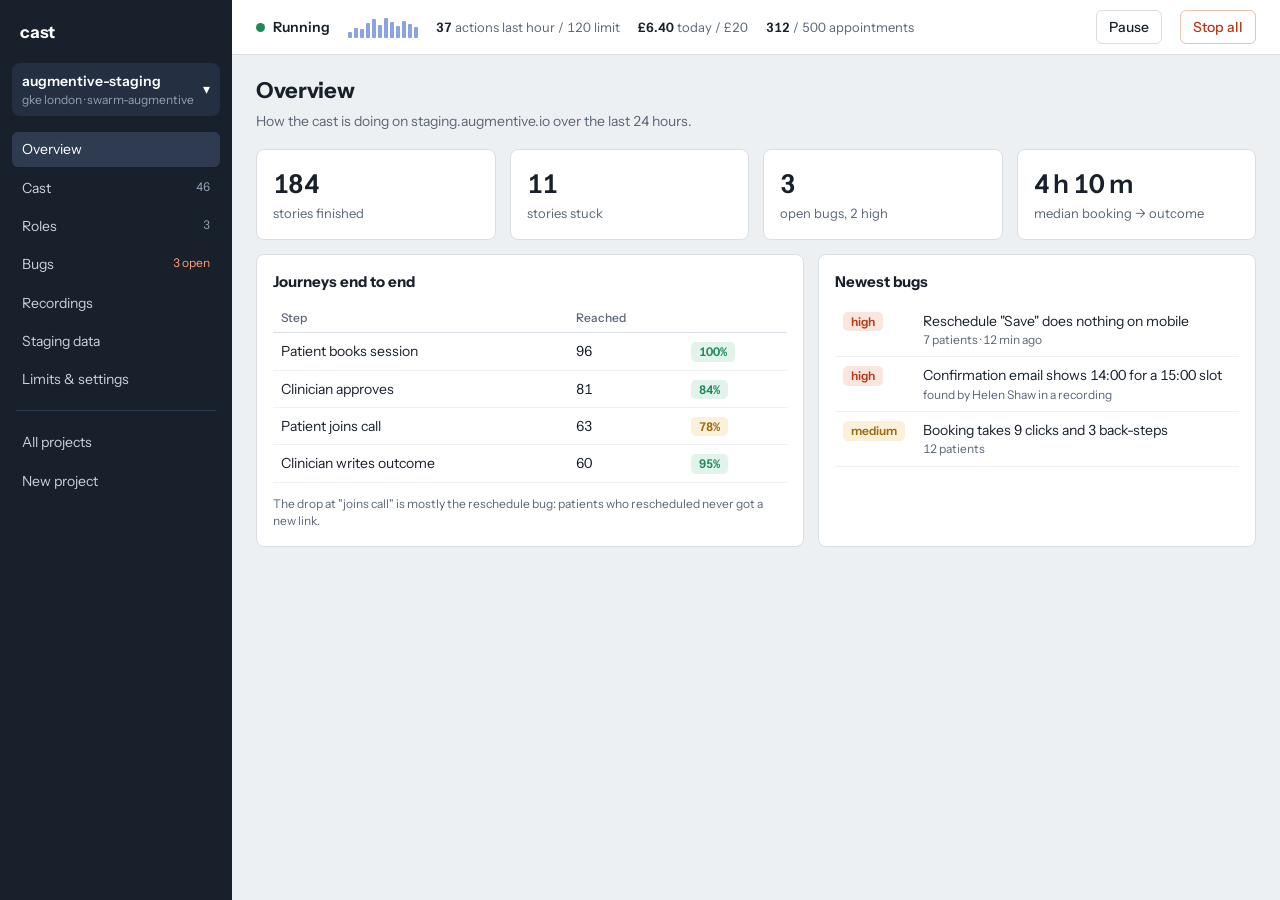
<file: docs/superpowers/specs/2026-10-29-boardingparty-prototype.html>
<!DOCTYPE html>
<html lang="en">
<head>
<meta charset="utf-8">
<meta name="viewport" content="width=device-width, initial-scale=1">
<title>Cast prototype</title>
<link rel="preconnect" href="https://fonts.googleapis.com">
<link href="https://fonts.googleapis.com/css2?family=Instrument+Sans:wght@400;500;600;700&display=swap" rel="stylesheet">
<style>
:root{
  --canvas:#EDF0F3; --surface:#FFFFFF; --ink:#18202B; --muted:#5B6676; --line:#D9DEE5;
  --accent:#2B59C3; --accent-soft:#E4EBFA;
  --ok:#1E8A5A; --ok-soft:#E1F3EA; --wait:#9A6A12; --wait-soft:#FBF0D9;
  --bad:#B93815; --bad-soft:#FBE6DF; --sup:#6D4AD1; --sup-soft:#ECE6FB; --idle-soft:#EEF0F3;
}
*{box-sizing:border-box}
body{margin:0;background:var(--canvas);color:var(--ink);font:14px/1.45 "Instrument Sans",system-ui,sans-serif;font-variant-numeric:tabular-nums}
a{color:var(--accent);text-decoration:none}
a:hover{text-decoration:underline}
button{font:inherit;cursor:pointer}
:focus-visible{outline:2px solid var(--accent);outline-offset:2px}
.app{display:grid;grid-template-columns:232px 1fr;min-height:100vh}
aside{background:var(--ink);color:#C9D1DC;padding:16px 12px;display:flex;flex-direction:column;gap:4px;position:sticky;top:0;height:100vh}
.brand{color:#fff;font-weight:700;font-size:17px;padding:4px 8px 14px;letter-spacing:-.01em}
.proj{background:#243042;border-radius:8px;padding:8px 10px;margin-bottom:12px;color:#fff;font-weight:600;display:flex;justify-content:space-between;align-items:center}
.proj small{display:block;font-weight:400;color:#93A0B2;font-size:12px}
aside a{color:#C9D1DC;padding:7px 10px;border-radius:6px;display:flex;justify-content:space-between}
aside a:hover{background:#243042;text-decoration:none}
aside a.on{background:#2E3B50;color:#fff}
aside .count{font-size:12px;color:#93A0B2}
aside .count.hot{color:#FF9A7A}
aside .sep{height:1px;background:#2E3B50;margin:10px 4px}
main{min-width:0}
.runbar{background:var(--surface);border-bottom:1px solid var(--line);padding:10px 24px;display:flex;align-items:center;gap:18px;position:sticky;top:0;z-index:2}
.runstate{display:flex;align-items:center;gap:8px;font-weight:600}
.dot{width:9px;height:9px;border-radius:50%;background:var(--ok);box-shadow:0 0 0 0 rgba(30,138,90,.5);animation:pulse 2s infinite}
@keyframes pulse{70%{box-shadow:0 0 0 7px rgba(30,138,90,0)}100%{box-shadow:0 0 0 0 rgba(30,138,90,0)}}
@media (prefers-reduced-motion:reduce){.dot{animation:none}}
.runbar .stat{color:var(--muted);font-size:13px}
.runbar .stat b{color:var(--ink);font-weight:600}
.spark{display:flex;align-items:flex-end;gap:2px;height:22px}
.spark i{width:4px;background:var(--accent);opacity:.55;border-radius:1px}
.runbar .grow{flex:1}
.btn{border:1px solid var(--line);background:var(--surface);color:var(--ink);border-radius:6px;padding:6px 12px;font-weight:500}
.btn:hover{border-color:#B7C0CC}
.btn.primary{background:var(--accent);border-color:var(--accent);color:#fff}
.btn.danger{color:var(--bad);border-color:#EBC2B4}
.page{padding:20px 24px 48px;max-width:1180px;display:none}
.page.on{display:block}
h1{font-size:22px;margin:0 0 4px;letter-spacing:-.015em}
.lede{color:var(--muted);margin:0 0 18px}
h2{font-size:15px;margin:0 0 10px}
.card{background:var(--surface);border:1px solid var(--line);border-radius:8px;padding:16px}
.grid{display:grid;gap:14px}
.g2{grid-template-columns:1fr 1fr}.g3{grid-template-columns:repeat(3,1fr)}.g4{grid-template-columns:repeat(4,1fr)}
.g-side{grid-template-columns:1.25fr 1fr}
table{width:100%;border-collapse:collapse}
th{text-align:left;font-size:12px;color:var(--muted);font-weight:500;padding:6px 8px;border-bottom:1px solid var(--line)}
td{padding:8px;border-bottom:1px solid #EEF1F4;vertical-align:top}
tr.click{cursor:pointer}tr.click:hover td{background:#F7F9FB}
.tag{display:inline-block;padding:1px 8px;border-radius:5px;font-size:12px;font-weight:600;white-space:nowrap}
.ok{background:var(--ok-soft);color:var(--ok)}.wait{background:var(--wait-soft);color:var(--wait)}
.bad{background:var(--bad-soft);color:var(--bad)}.sup{background:var(--sup-soft);color:var(--sup)}.idle{background:var(--idle-soft);color:var(--muted)}
.kpi{font-size:26px;font-weight:600;letter-spacing:-.02em}
.kpi-l{color:var(--muted);font-size:13px}
.field{display:flex;flex-direction:column;gap:5px;margin-bottom:12px}
.field label{font-size:13px;font-weight:500}
.field .hint{font-size:12px;color:var(--muted)}
input,select,textarea{font:inherit;border:1px solid var(--line);border-radius:6px;padding:7px 10px;background:#fff;color:var(--ink);width:100%}
textarea{resize:vertical}
.row{display:flex;gap:10px;align-items:center;flex-wrap:wrap}
.muted{color:var(--muted)}
.small{font-size:12px}
.steps{display:flex;gap:6px;margin-bottom:16px}
.steps div{flex:1;padding:8px 10px;border-radius:6px;background:var(--surface);border:1px solid var(--line);font-size:13px;color:var(--muted)}
.steps div.done{color:var(--ok)}.steps div.cur{border-color:var(--accent);color:var(--ink);font-weight:600}
.check li{margin:4px 0}
.tabs{display:flex;gap:2px;border-bottom:1px solid var(--line);margin-bottom:14px}
.tabs button{border:0;background:none;padding:8px 12px;color:var(--muted);border-bottom:2px solid transparent;margin-bottom:-1px}
.tabs button.on{color:var(--ink);border-bottom-color:var(--accent);font-weight:600}
/* swimlanes: the one memorable piece */
.lanes{position:relative;background:var(--surface);border:1px solid var(--line);border-radius:8px;padding:14px 16px 10px;overflow-x:auto}
.lane{display:grid;grid-template-columns:120px 1fr;align-items:center;min-height:46px;border-bottom:1px dashed #E3E7EC}
.lane:last-of-type{border-bottom:0}
.lane .who{font-weight:600;font-size:13px}
.lane .who small{display:block;font-weight:400;color:var(--muted)}
.track{position:relative;height:30px;min-width:720px}
.ev{position:absolute;top:4px;height:22px;border-radius:5px;font-size:11.5px;font-weight:600;padding:3px 7px;white-space:nowrap;overflow:hidden}
.axis{display:grid;grid-template-columns:120px 1fr;font-size:11px;color:var(--muted);margin-top:4px}
.axis div:last-child{display:flex;justify-content:space-between;min-width:720px}
svg.hand{position:absolute;inset:0;pointer-events:none;overflow:visible}
.video{background:#151B24;border-radius:8px;aspect-ratio:16/10;display:flex;align-items:center;justify-content:center;color:#8C97A8;position:relative}
.video .frame{width:42%;height:82%;background:#fff;border-radius:10px;opacity:.92;display:flex;flex-direction:column;padding:10px;gap:6px}
.video .frame i{display:block;height:10px;background:#E2E6EC;border-radius:3px}
.video .frame b{display:block;height:26px;background:var(--accent);border-radius:5px;margin-top:auto;outline:3px solid #FF5A3C;outline-offset:2px}
.scrub{height:6px;background:#D9DEE5;border-radius:3px;margin:10px 0 4px;position:relative}
.scrub span{position:absolute;left:0;top:0;bottom:0;width:62%;background:var(--accent);border-radius:3px}
.scrub em{position:absolute;top:-5px;width:3px;height:16px;background:var(--bad);border-radius:2px}
ol.stepsl{margin:0;padding-left:20px}ol.stepsl li{margin:3px 0}
.mail{border:1px solid var(--line);border-radius:6px;padding:10px;margin-bottom:8px}
.log{font-size:13px}
.log div{display:grid;grid-template-columns:64px 1fr;gap:8px;padding:5px 0;border-bottom:1px solid #EEF1F4}
.thumbs{display:grid;grid-template-columns:repeat(4,1fr);gap:12px}
.thumb{background:var(--surface);border:1px solid var(--line);border-radius:8px;overflow:hidden;cursor:pointer}
.thumb .v{background:#151B24;aspect-ratio:16/10}
.thumb .m{padding:8px 10px;font-size:12.5px}
.empty{border:1px dashed #C4CCD6;border-radius:8px;padding:28px;text-align:center;color:var(--muted)}
@media (max-width:860px){.app{grid-template-columns:1fr}aside{position:static;height:auto}.g2,.g3,.g4,.g-side,.thumbs{grid-template-columns:1fr}.runbar{flex-wrap:wrap}}
</style>
</head>
<body>
<div class="app">
<aside>
  <div class="brand">cast</div>
  <div class="proj"><div>augmentive-staging<small>gke london · swarm-augmentive</small></div><span>▾</span></div>
  <a href="#overview" data-p="overview">Overview</a>
  <a href="#cast" data-p="cast">Cast <span class="count">46</span></a>
  <a href="#roles" data-p="roles">Roles <span class="count">3</span></a>
  <a href="#bugs" data-p="bugs">Bugs <span class="count hot">3 open</span></a>
  <a href="#recordings" data-p="recordings">Recordings</a>
  <a href="#data" data-p="data">Staging data</a>
  <a href="#settings" data-p="settings">Limits &amp; settings</a>
  <div class="sep"></div>
  <a href="#projects" data-p="projects">All projects</a>
  <a href="#new" data-p="new">New project</a>
</aside>

<main>
<div class="runbar">
  <div class="runstate"><span class="dot"></span>Running</div>
  <div class="spark" aria-label="actions per hour, last 12 hours">
    <i style="height:30%"></i><i style="height:45%"></i><i style="height:40%"></i><i style="height:70%"></i><i style="height:85%"></i><i style="height:60%"></i><i style="height:90%"></i><i style="height:75%"></i><i style="height:55%"></i><i style="height:80%"></i><i style="height:65%"></i><i style="height:50%"></i>
  </div>
  <div class="stat"><b>37</b> actions last hour <span class="muted">/ 120 limit</span></div>
  <div class="stat"><b>£6.40</b> today <span class="muted">/ £20</span></div>
  <div class="stat"><b>312</b> / 500 appointments</div>
  <div class="grow"></div>
  <button class="btn">Pause</button>
  <button class="btn danger">Stop all</button>
</div>

<!-- OVERVIEW -->
<section class="page" id="p-overview">
  <h1>Overview</h1>
  <p class="lede">How the cast is doing on staging.augmentive.io over the last 24 hours.</p>
  <div class="grid g4" style="margin-bottom:14px">
    <div class="card"><div class="kpi">184</div><div class="kpi-l">stories finished</div></div>
    <div class="card"><div class="kpi">11</div><div class="kpi-l">stories stuck</div></div>
    <div class="card"><div class="kpi">3</div><div class="kpi-l">open bugs, 2 high</div></div>
    <div class="card"><div class="kpi">4 h 10 m</div><div class="kpi-l">median booking → outcome</div></div>
  </div>
  <div class="grid g-side">
    <div class="card">
      <h2>Journeys end to end</h2>
      <table>
        <tr><th>Step</th><th>Reached</th><th></th></tr>
        <tr><td>Patient books session</td><td>96</td><td><span class="tag ok">100%</span></td></tr>
        <tr><td>Clinician approves</td><td>81</td><td><span class="tag ok">84%</span></td></tr>
        <tr><td>Patient joins call</td><td>63</td><td><span class="tag wait">78%</span></td></tr>
        <tr><td>Clinician writes outcome</td><td>60</td><td><span class="tag ok">95%</span></td></tr>
      </table>
      <p class="small muted" style="margin-bottom:0">The drop at "joins call" is mostly the reschedule bug: patients who rescheduled never got a new link.</p>
    </div>
    <div class="card">
      <h2>Newest bugs</h2>
      <table>
        <tr class="click" onclick="go('bug')"><td><span class="tag bad">high</span></td><td>Reschedule "Save" does nothing on mobile<div class="small muted">7 patients · 12 min ago</div></td></tr>
        <tr class="click" onclick="go('bug')"><td><span class="tag bad">high</span></td><td>Confirmation email shows 14:00 for a 15:00 slot<div class="small muted">found by Helen Shaw in a recording</div></td></tr>
        <tr class="click" onclick="go('bug')"><td><span class="tag wait">medium</span></td><td>Booking takes 9 clicks and 3 back-steps<div class="small muted">12 patients</div></td></tr>
      </table>
    </div>
  </div>
</section>

<!-- CAST -->
<section class="page" id="p-cast">
  <div class="row" style="justify-content:space-between"><div><h1>Cast</h1><p class="lede">46 virtual users. Each one has its own login, inbox and history.</p></div>
  <div class="row"><button class="btn">Add personas</button></div></div>
  <div class="tabs"><button class="on" onclick="tab(this,'lanes')">Who's waiting on whom</button><button onclick="tab(this,'list')">List</button></div>

  <div data-tab="lanes">
    <div class="lanes" id="lanes">
      <svg class="hand" id="hand"></svg>
      <div class="lane"><div class="who">Aisha Khan<small>Patient</small></div><div class="track">
        <div class="ev ok" style="left:2%;width:15%" id="e1">Booked Tue 15:00</div>
        <div class="ev ok" style="left:52%;width:14%" id="e4">Joined call</div>
      </div></div>
      <div class="lane"><div class="who">Dr Ravi Patel<small>Clinician</small></div><div class="track">
        <div class="ev ok" style="left:24%;width:14%" id="e2">Approved</div>
        <div class="ev ok" style="left:68%;width:16%" id="e5">Outcome note</div>
      </div></div>
      <div class="lane"><div class="who">Gareth O'Brien<small>Patient</small></div><div class="track">
        <div class="ev ok" style="left:6%;width:13%">Booked Wed 10:00</div>
        <div class="ev wait" style="left:22%;width:62%">Waiting on Dr Patel to approve · 3 h</div>
      </div></div>
      <div class="lane"><div class="who">Megan Lloyd-Evans<small>Patient</small></div><div class="track">
        <div class="ev ok" style="left:10%;width:12%">Booked</div>
        <div class="ev bad" style="left:40%;width:22%;cursor:pointer" onclick="go('bug')">Stuck: reschedule Save</div>
      </div></div>
      <div class="lane"><div class="who">Helen Shaw<small>Clinical lead</small></div><div class="track">
        <div class="ev sup" style="left:74%;width:24%">Reviewing 14 recordings</div>
      </div></div>
      <div class="axis"><div></div><div><span>06:00</span><span>08:00</span><span>10:00</span><span>12:00</span><span>14:00</span><span>now</span></div></div>
    </div>
    <p class="small muted">Arrows show handoffs: one persona's action unblocking another's. Red blocks open the bug.</p>
  </div>

  <div data-tab="list" style="display:none">
    <div class="card" style="padding:6px 8px">
      <table>
        <tr><th>Persona</th><th>Role</th><th>Doing now</th><th>State</th><th>Last action</th></tr>
        <tr class="click" onclick="go('persona')"><td>Aisha Khan</td><td>Patient</td><td>join call</td><td><span class="tag ok">working</span></td><td>1 min ago</td></tr>
        <tr class="click" onclick="go('persona')"><td>Gareth O'Brien</td><td>Patient</td><td>wait for approval</td><td><span class="tag wait">waiting on Dr Patel</span></td><td>3 h ago</td></tr>
        <tr class="click" onclick="go('persona')"><td>Dr Ravi Patel</td><td>Clinician</td><td>approve bookings</td><td><span class="tag idle">off shift until 09:00</span></td><td>yesterday 17:40</td></tr>
        <tr class="click" onclick="go('persona')"><td>Megan Lloyd-Evans</td><td>Patient</td><td>reschedule</td><td><span class="tag bad">stuck</span></td><td>12 min ago</td></tr>
        <tr class="click" onclick="go('persona')"><td>Helen Shaw</td><td>Clinical lead</td><td>daily review</td><td><span class="tag sup">reviewing recordings</span></td><td>now</td></tr>
        <tr><td colspan="5" class="muted small">+ 41 more</td></tr>
      </table>
    </div>
  </div>
</section>

<!-- PERSONA -->
<section class="page" id="p-persona">
  <p class="small"><a href="#cast">Cast</a> / Megan Lloyd-Evans</p>
  <div class="row" style="justify-content:space-between">
    <div><h1>Megan Lloyd-Evans <span class="tag bad" style="vertical-align:middle">stuck</span></h1>
    <p class="lede">Patient. Uses a phone (390px). Impatient, taps fast. Joined 9 days ago, 6 sessions booked, 2 cancelled.</p></div>
    <div class="row"><button class="btn">Nudge to retry</button><button class="btn">Pause persona</button></div>
  </div>
  <div class="tabs"><button class="on" onclick="tab(this,'tl')">Timeline</button><button onclick="tab(this,'inbox')">Inbox <span class="muted">(14)</span></button><button onclick="tab(this,'pdata')">Data they created</button><button onclick="tab(this,'prec')">Recordings</button></div>
  <div data-tab="tl" class="card log">
    <div><span class="muted">14:02</span><span><span class="tag bad">stuck</span> Tapped Save on reschedule. Nothing changed after 30 s, 3 errors in the console. <a href="#bug">Bug filed</a></span></div>
    <div><span class="muted">14:01</span><span>Picked Thu 10:00 in the reschedule picker</span></div>
    <div><span class="muted">13:58</span><span>Opened "My sessions", chose Wed 16:00 session</span></div>
    <div><span class="muted">13:57</span><span>Logged in with emailed magic link</span></div>
    <div><span class="muted">Mon</span><span><span class="tag ok">done</span> Mood check-in submitted (score 4/10, short note)</span></div>
    <div><span class="muted">Sun</span><span><span class="tag ok">done</span> Booked Wed 16:00 with Dr Patel · approved 2 h later</span></div>
  </div>
  <div data-tab="inbox" style="display:none">
    <div class="mail"><b>Your session has been approved</b><div class="small muted">megan.lloyd-evans@inbox.swarm · Sun 18:12</div><div class="small">Dr Patel has confirmed your session on Wednesday at 16:00…</div></div>
    <div class="mail"><b>Sign in to Augmentive</b><div class="small muted">Today 13:57 · link clicked</div></div>
  </div>
  <div data-tab="pdata" style="display:none" class="card">
    <table><tr><th>Record</th><th>Created</th><th>Value</th></tr>
    <tr><td>Profile</td><td>9 days ago</td><td>Megan Lloyd-Evans, 1987, Cardiff CF10, NHS 943 476 5919 (test range)</td></tr>
    <tr><td>Mood check-in</td><td>Mon</td><td>4/10 · "Slept badly, work stress again"</td></tr>
    <tr><td>Appointment</td><td>Sun</td><td>Wed 16:00 · Dr Patel · approved</td></tr></table>
  </div>
  <div data-tab="prec" style="display:none" class="thumbs">
    <div class="thumb" onclick="go('bug')"><div class="v"></div><div class="m"><span class="tag bad">stuck</span> reschedule · today</div></div>
    <div class="thumb"><div class="v"></div><div class="m"><span class="tag ok">done</span> mood check-in · Mon</div></div>
  </div>
</section>

<!-- ROLES -->
<section class="page" id="p-roles">
  <div class="row" style="justify-content:space-between"><div><h1>Roles</h1><p class="lede">Who's in the cast and what they're trying to get done.</p></div><button class="btn primary" onclick="go('role')">Add role</button></div>
  <div class="card" style="padding:6px 8px">
    <table>
      <tr><th>Role</th><th>People</th><th>How active</th><th>Stories</th><th>Watches recordings</th></tr>
      <tr class="click" onclick="go('role')"><td><b>Patient</b></td><td>40</td><td>2–4 actions a day</td><td>book, reschedule, cancel, join call, mood check-in</td><td class="muted">no</td></tr>
      <tr class="click" onclick="go('role')"><td><b>Clinician</b></td><td>5</td><td>every 30 min, 09:00–17:30</td><td>approve or decline, run session, write outcome</td><td class="muted">no</td></tr>
      <tr class="click" onclick="go('role')"><td><b>Clinical lead</b> <span class="tag sup">supervisor</span></td><td>1</td><td>once a day at 09:00</td><td>check caseloads, find missed follow-ups</td><td>failures + 10% of the rest</td></tr>
    </table>
  </div>
</section>

<!-- ROLE EDIT -->
<section class="page" id="p-role">
  <p class="small"><a href="#roles">Roles</a> / Patient</p>
  <h1>Patient</h1><p class="lede">Changes apply to new actions straight away. Running stories finish as they are.</p>
  <div class="grid g2">
    <div class="card">
      <h2>Who they are</h2>
      <div class="field"><label>Description</label><textarea rows="3">NHS patient referred for anxiety or low mood. Mixed confidence with technology. Many use a phone.</textarea></div>
      <div class="field"><label>Sign-in</label><select><option>Self sign-up with their own inbox</option><option>Pre-made accounts</option></select></div>
      <div class="field"><label>People in this role</label><input value="40"></div>
      <div class="field"><label>How active</label><input value="2–4 actions a day, random times 07:00–23:00"></div>
      <div class="field"><label>Behaviour mix</label><input value="30% impatient · 20% typos · 10% always cancels · 15% screen reader · 60% phone"><span class="hint">Spread across the 40 people at random.</span></div>
      <div class="field"><label><input type="checkbox" style="width:auto"> Can watch other roles' recordings</label><span class="hint">Turns this role into a supervisor.</span></div>
    </div>
    <div class="card">
      <div class="row" style="justify-content:space-between"><h2>Stories</h2><button class="btn">Add story</button></div>
      <div class="field"><label>Book a session</label><textarea rows="2">Book a session with your clinician next week at a time that suits you. Confirm through the email you receive.</textarea><span class="hint">Then waits for: Clinician approves (up to 8 h)</span></div>
      <div class="field"><label>Reschedule</label><textarea rows="2">Move one of your upcoming sessions to a different day.</textarea><span class="hint">Then waits for: Clinician approves again</span></div>
      <div class="field"><label>Join the call</label><textarea rows="2">At the time of an approved session, join the video call from the link in your email.</textarea><span class="hint">Needs: an approved session starting within 10 min</span></div>
    </div>
  </div>
  <div class="row" style="margin-top:14px"><button class="btn primary">Save role</button><button class="btn">Cancel</button></div>
</section>

<!-- BUGS -->
<section class="page" id="p-bugs">
  <div class="row" style="justify-content:space-between"><div><h1>Bugs</h1><p class="lede">Grouped: 30 personas hitting one problem make one bug.</p></div><button class="btn">Download report</button></div>
  <div class="card" style="padding:6px 8px">
    <table>
      <tr><th>Severity</th><th>Problem</th><th>Hit by</th><th>Found by</th><th>First seen</th><th>Status</th></tr>
      <tr class="click" onclick="go('bug')"><td><span class="tag bad">high</span></td><td>Reschedule "Save" does nothing on mobile</td><td>7</td><td>patients</td><td>today 11:20</td><td>open</td></tr>
      <tr class="click" onclick="go('bug')"><td><span class="tag bad">high</span></td><td>Confirmation email shows 14:00 for a 15:00 slot</td><td>3</td><td>Helen Shaw, in recordings</td><td>yesterday</td><td>open</td></tr>
      <tr class="click" onclick="go('bug')"><td><span class="tag wait">medium</span></td><td>Booking takes 9 clicks and 3 back-steps</td><td>12</td><td>Helen Shaw</td><td>Mon</td><td>open</td></tr>
      <tr class="click"><td><span class="tag idle">low</span></td><td>Welsh postcode CF10 rejected by address form</td><td>2</td><td>patients</td><td>last week</td><td class="muted">fixed, not seen for 4 days</td></tr>
    </table>
  </div>
</section>

<!-- BUG DETAIL -->
<section class="page" id="p-bug">
  <p class="small"><a href="#bugs">Bugs</a> / Reschedule "Save" does nothing on mobile</p>
  <h1>Reschedule "Save" does nothing on mobile</h1>
  <p class="lede"><span class="tag bad">high</span> Hit by 7 patients, all on phones. First seen today 11:20, last 12 min ago.</p>
  <div class="grid g-side">
    <div>
      <div class="video"><div class="frame"><i></i><i style="width:70%"></i><i style="width:50%"></i><i></i><b></b></div></div>
      <div class="scrub"><span></span><em style="left:62%"></em><em style="left:80%"></em></div>
      <div class="row small muted" style="justify-content:space-between"><span>Megan Lloyd-Evans · 390px · Safari-like</span><span>00:42 / 01:08 · red marks = errors</span></div>
      <div class="row" style="margin-top:8px"><button class="btn">Previous hit</button><button class="btn">Next hit (6 more)</button><button class="btn">Open trace</button></div>
    </div>
    <div class="card">
      <h2>What happened</h2>
      <ol class="stepsl">
        <li>Signed in with the emailed link</li>
        <li>My sessions → Wed 16:00 → Reschedule</li>
        <li>Picked Thu 10:00</li>
        <li>Tapped Save: no change after 30 s</li>
      </ol>
      <h2 style="margin-top:14px">At that moment</h2>
      <p class="small" style="margin:0">PATCH /api/appointments/8812 → 422<br>TypeError: slot.startsAt is undefined (reschedule.js:118)</p>
      <h2 style="margin-top:14px">Persona's note</h2>
      <p class="small" style="margin:0">"Button looks pressed but nothing happens and there's no message. I tried twice, then gave up."</p>
      <div class="row" style="margin-top:14px"><button class="btn">Mark fixed</button><button class="btn">Copy as markdown</button></div>
    </div>
  </div>
</section>

<!-- RECORDINGS -->
<section class="page" id="p-recordings">
  <h1>Recordings</h1><p class="lede">Every story is recorded. Successful ones are kept for 3 days, failures until the bug is fixed.</p>
  <div class="row" style="margin-bottom:12px">
    <select style="width:auto"><option>All roles</option><option>Patient</option><option>Clinician</option></select>
    <select style="width:auto"><option>Stuck and failed</option><option>All outcomes</option></select>
    <select style="width:auto"><option>Last 24 hours</option></select>
  </div>
  <div class="thumbs">
    <div class="thumb" onclick="go('bug')"><div class="v"></div><div class="m"><span class="tag bad">stuck</span> Megan Lloyd-Evans · reschedule</div></div>
    <div class="thumb"><div class="v"></div><div class="m"><span class="tag bad">stuck</span> Tom Hughes · reschedule</div></div>
    <div class="thumb"><div class="v"></div><div class="m"><span class="tag sup">flagged</span> Aisha Khan · book · by Helen Shaw</div></div>
    <div class="thumb"><div class="v"></div><div class="m"><span class="tag ok">done</span> Dr Patel · outcome note</div></div>
  </div>
</section>

<!-- STAGING DATA -->
<section class="page" id="p-data">
  <h1>Staging data</h1><p class="lede">What the cast has created on staging. Realistic, consistent, and all fake.</p>
  <div class="grid g3" style="margin-bottom:14px">
    <div class="card"><div class="kpi">46</div><div class="kpi-l">accounts</div></div>
    <div class="card"><div class="kpi">312</div><div class="kpi-l">appointments (cap 500)</div></div>
    <div class="card"><div class="kpi">188</div><div class="kpi-l">outcome notes</div></div>
  </div>
  <div class="card">
    <h2>Rules</h2>
    <div class="field"><label>When a cap is reached</label><select><option>Stop creating, keep editing and cancelling what exists</option><option>Delete the oldest first</option></select></div>
    <div class="field"><label>Identity data</label><input value="UK names incl. Welsh and double-barrelled · NHS numbers from the test range · real-format UK postcodes"></div>
    <div class="row"><button class="btn">Export as fixtures</button><button class="btn danger">Delete everything the cast created</button></div>
  </div>
</section>

<!-- SETTINGS -->
<section class="page" id="p-settings">
  <h1>Limits &amp; settings</h1><p class="lede">Changes take effect within a minute. No redeploy.</p>
  <div class="grid g2">
    <div class="card">
      <h2>Limits</h2>
      <div class="field"><label>Actions per hour, whole cast</label><input value="120"></div>
      <div class="field"><label>Spend per day</label><input value="£20"><span class="hint">The cast pauses itself when it gets there.</span></div>
      <div class="field"><label>Quiet hours</label><input value="none"></div>
    </div>
    <div class="card">
      <h2>Site and cluster</h2>
      <div class="field"><label>Sites the cast may open</label><textarea rows="2">https://staging.augmentive.io
https://staging-admin.augmentive.io</textarea><span class="hint">Everything else is blocked, apart from the built-in inbox.</span></div>
      <div class="field"><label>kubectl context</label><input value="gke_tinyplatform_europe-west2-a_cluster-1"></div>
      <div class="field"><label>Namespace</label><input value="swarm-augmentive"></div>
    </div>
  </div>
</section>

<!-- PROJECTS -->
<section class="page" id="p-projects">
  <div class="row" style="justify-content:space-between"><div><h1>Projects</h1><p class="lede">One project per site you test.</p></div><button class="btn primary" onclick="go('new')">New project</button></div>
  <div class="card" style="padding:6px 8px">
    <table>
      <tr><th>Project</th><th>Cluster</th><th>Cast</th><th>State</th><th>Open bugs</th></tr>
      <tr class="click" onclick="go('overview')"><td><b>augmentive-staging</b><div class="small muted">staging.augmentive.io</div></td><td>gke london</td><td>46</td><td><span class="tag ok">running</span></td><td>3</td></tr>
      <tr class="click"><td><b>lumistack-staging</b><div class="small muted">staging.lumistack…</div></td><td>gke london</td><td>22</td><td><span class="tag idle">stopped</span></td><td>1</td></tr>
    </table>
  </div>
</section>

<!-- NEW PROJECT -->
<section class="page" id="p-new">
  <h1>New project</h1><p class="lede">Takes about two minutes. Nothing runs until you start the cast.</p>
  <div class="steps"><div class="done">1. Cluster ✓</div><div class="cur">2. Site</div><div>3. Model and budget</div><div>4. Install</div></div>
  <div class="grid g2">
    <div class="card">
      <h2>Which site?</h2>
      <div class="field"><label>Project name</label><input value="augmentive-staging"></div>
      <div class="field"><label>Staging URLs</label><textarea rows="2">https://staging.augmentive.io</textarea><span class="hint">The cast can open only these. Never point it at production.</span></div>
      <div class="field"><label>What is this site? (helps suggest roles)</label><textarea rows="2">Online mental-health appointments for NHS patients: book, approve, video session, outcome notes.</textarea></div>
      <div class="row"><button class="btn primary">Continue</button><button class="btn">Back</button></div>
    </div>
    <div class="card">
      <h2>Cluster check</h2>
      <ul class="check small" style="padding-left:18px;margin:0">
        <li>✓ Context gke_tinyplatform_europe-west2-a_cluster-1 reachable</li>
        <li>✓ tiny installed</li>
        <li>✓ Network policies enforced</li>
        <li>✓ Storage class standard-rwo</li>
        <li>Namespace swarm-augmentive will be created</li>
      </ul>
    </div>
  </div>
</section>
</main>
</div>

<script>
function go(p){location.hash=p}
function show(){
  var p=(location.hash||'#overview').slice(1);
  if(!document.getElementById('p-'+p))p='overview';
  document.querySelectorAll('.page').forEach(function(s){s.classList.toggle('on',s.id==='p-'+p)});
  var navKey={persona:'cast',role:'roles',bug:'bugs'}[p]||p;
  document.querySelectorAll('aside a').forEach(function(a){a.classList.toggle('on',a.dataset.p===navKey)});
  window.scrollTo(0,0);
  if(p==='cast')requestAnimationFrame(drawHand);
}
function tab(btn,key){
  var page=btn.closest('.page');
  btn.parentNode.querySelectorAll('button').forEach(function(b){b.classList.toggle('on',b===btn)});
  page.querySelectorAll('[data-tab]').forEach(function(d){d.style.display=d.dataset.tab===key?'':'none'});
  if(key==='lanes')requestAnimationFrame(drawHand);
}
function drawHand(){
  var box=document.getElementById('lanes'),svg=document.getElementById('hand');
  if(!box||!box.offsetParent)return;
  var r=box.getBoundingClientRect(),pairs=[['e1','e2'],['e2','e4'],['e4','e5']],html='';
  html+='<defs><marker id="ah" markerWidth="8" markerHeight="8" refX="6" refY="4" orient="auto"><path d="M0,0 L8,4 L0,8 z" fill="#2B59C3"/></marker></defs>';
  pairs.forEach(function(pr){
    var a=document.getElementById(pr[0]).getBoundingClientRect(),b=document.getElementById(pr[1]).getBoundingClientRect();
    var x1=a.right-r.left+box.scrollLeft,y1=a.top+a.height/2-r.top,x2=b.left-r.left+box.scrollLeft-2,y2=b.top+b.height/2-r.top;
    var mx=(x1+x2)/2;
    html+='<path d="M'+x1+','+y1+' C'+mx+','+y1+' '+mx+','+y2+' '+x2+','+y2+'" fill="none" stroke="#2B59C3" stroke-width="1.5" stroke-dasharray="4 3" marker-end="url(#ah)"/>';
  });
  svg.setAttribute('width',box.scrollWidth);svg.setAttribute('height',box.scrollHeight);
  svg.innerHTML=html;
}
window.addEventListener('hashchange',show);window.addEventListener('resize',drawHand);show();
</script>
</body>
</html>
</file>
